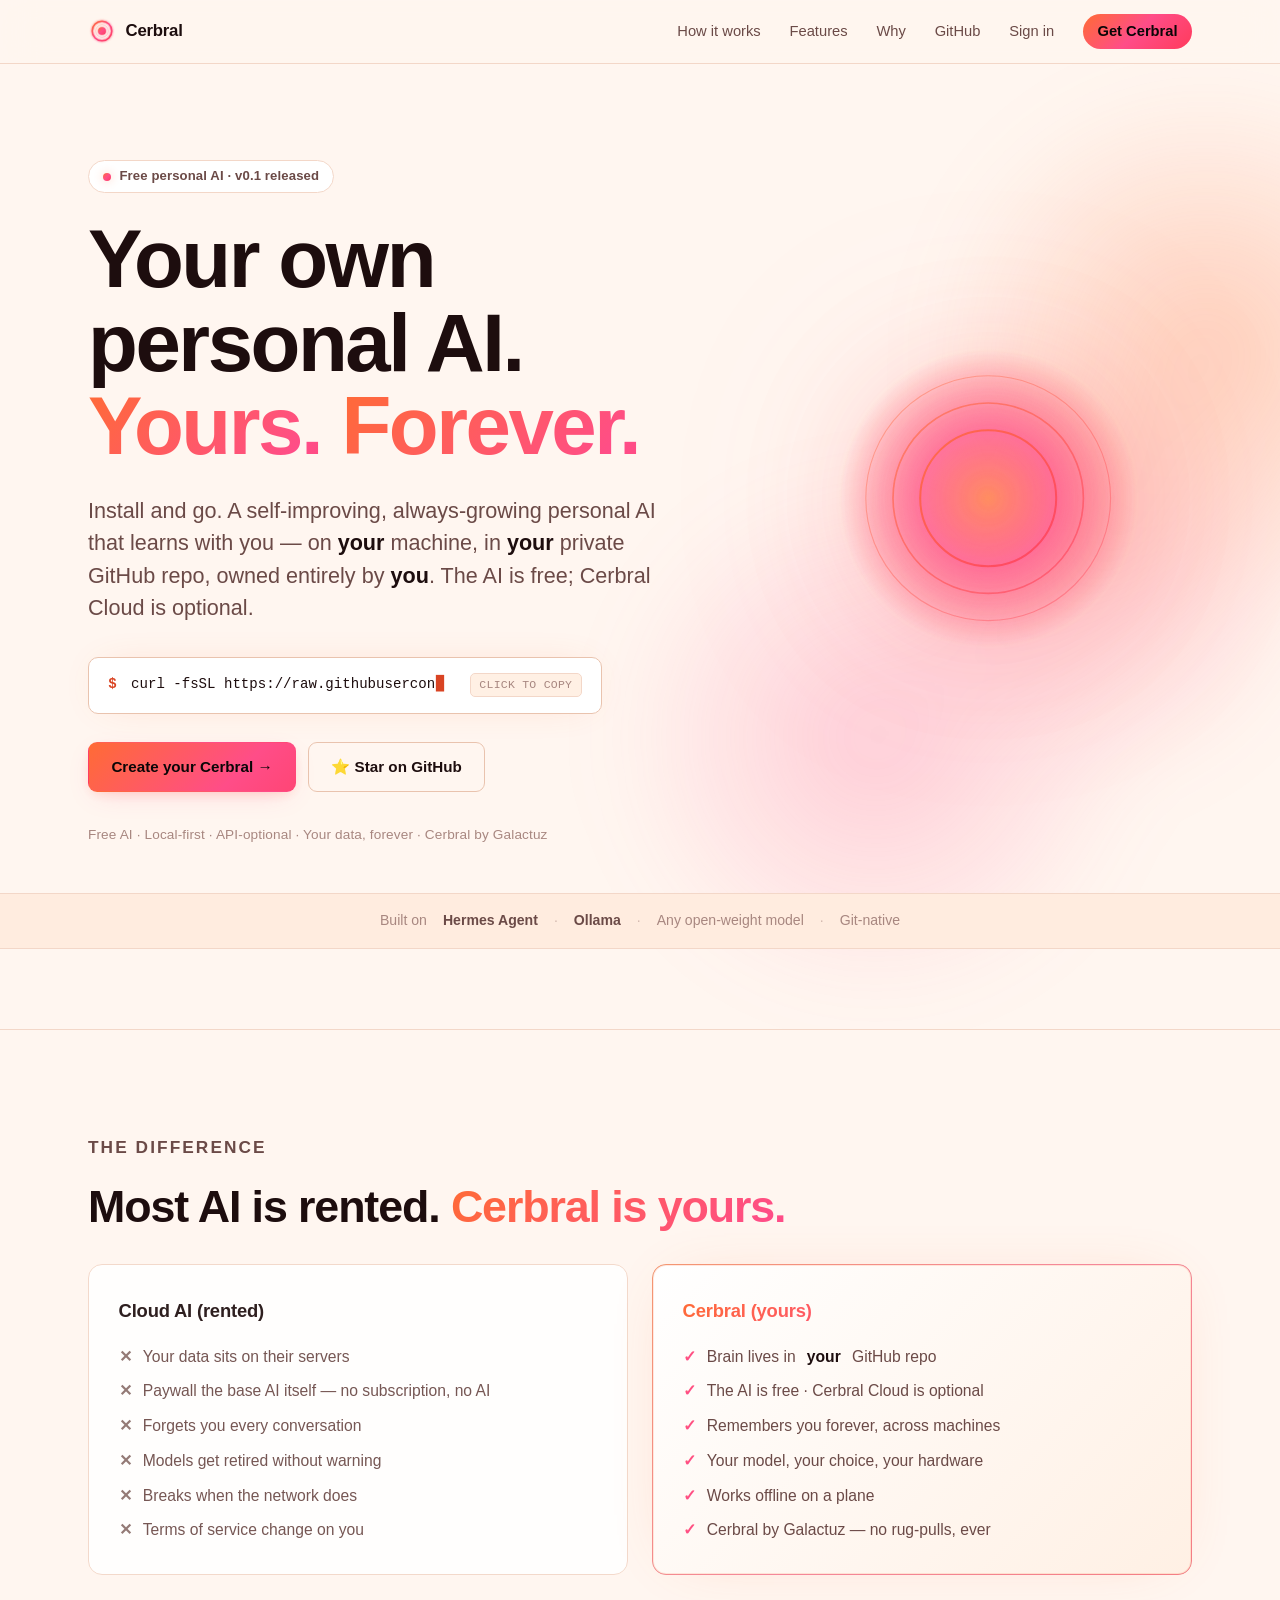
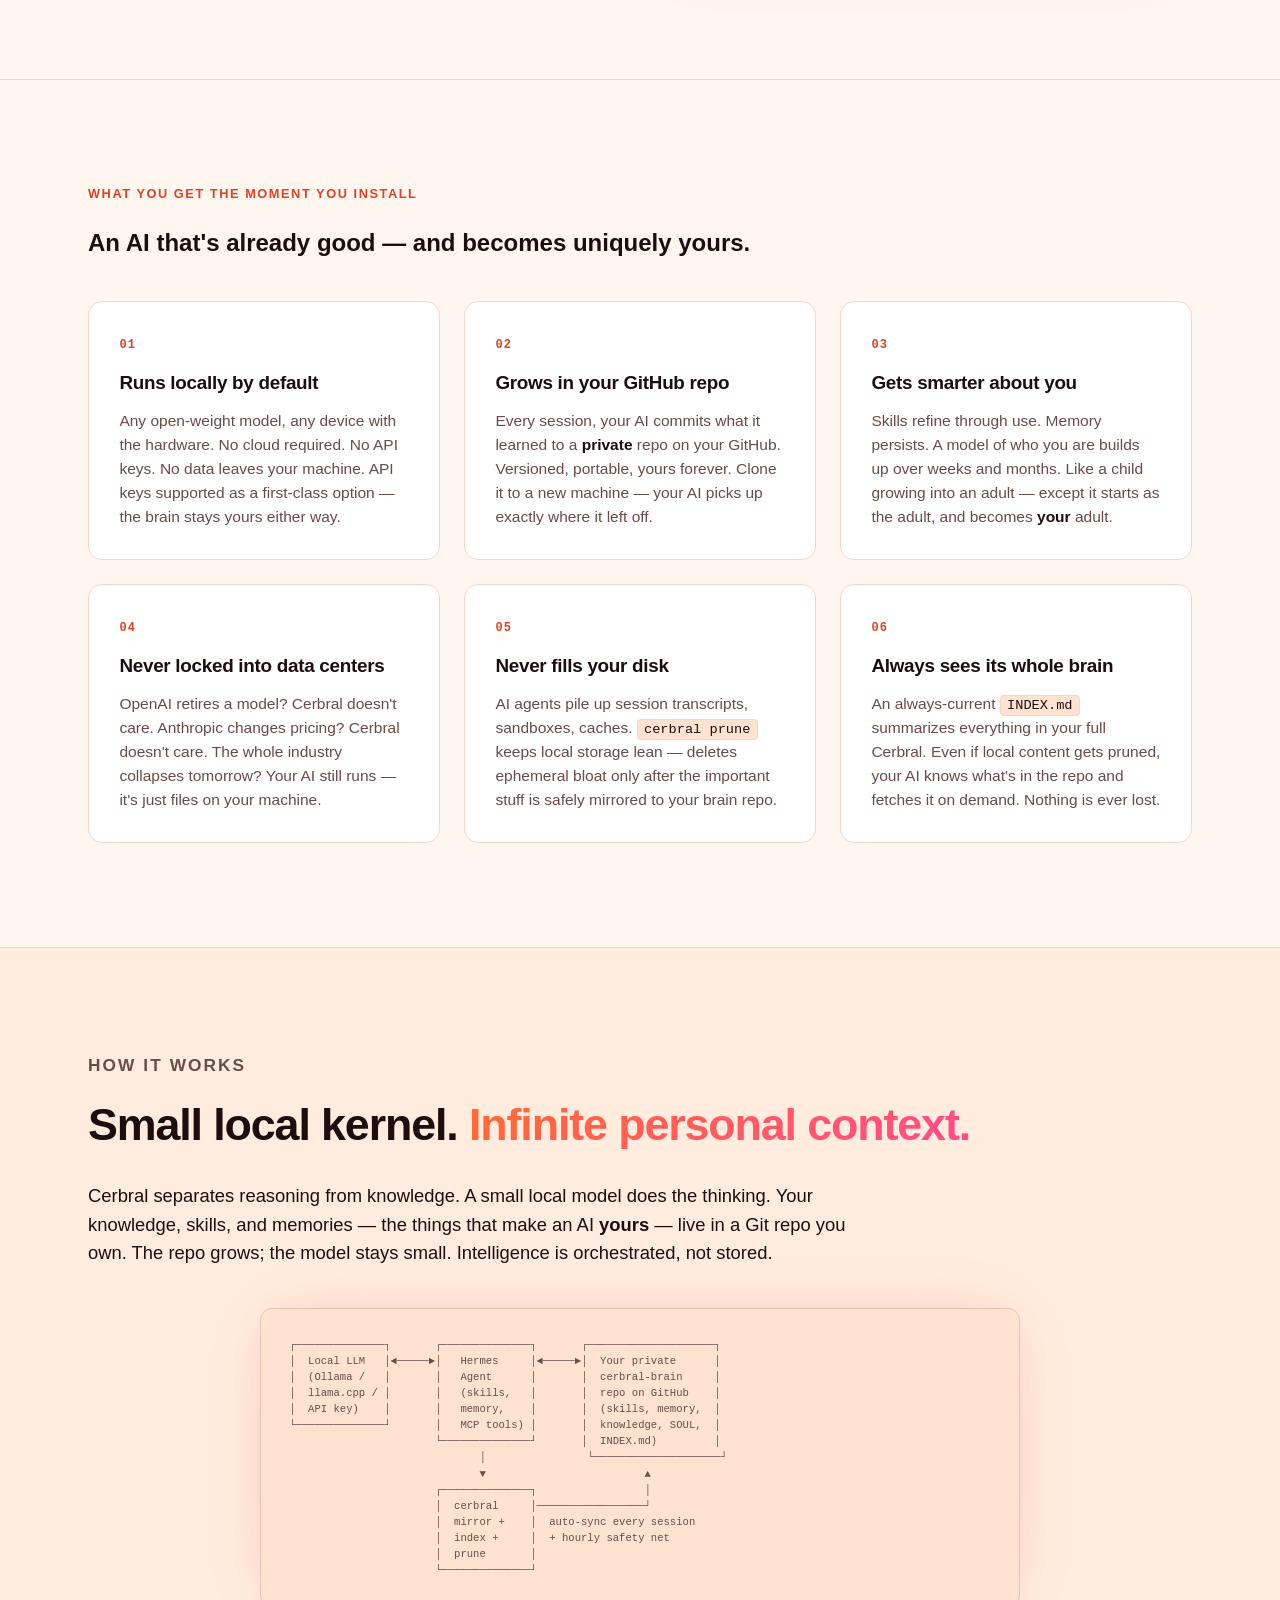
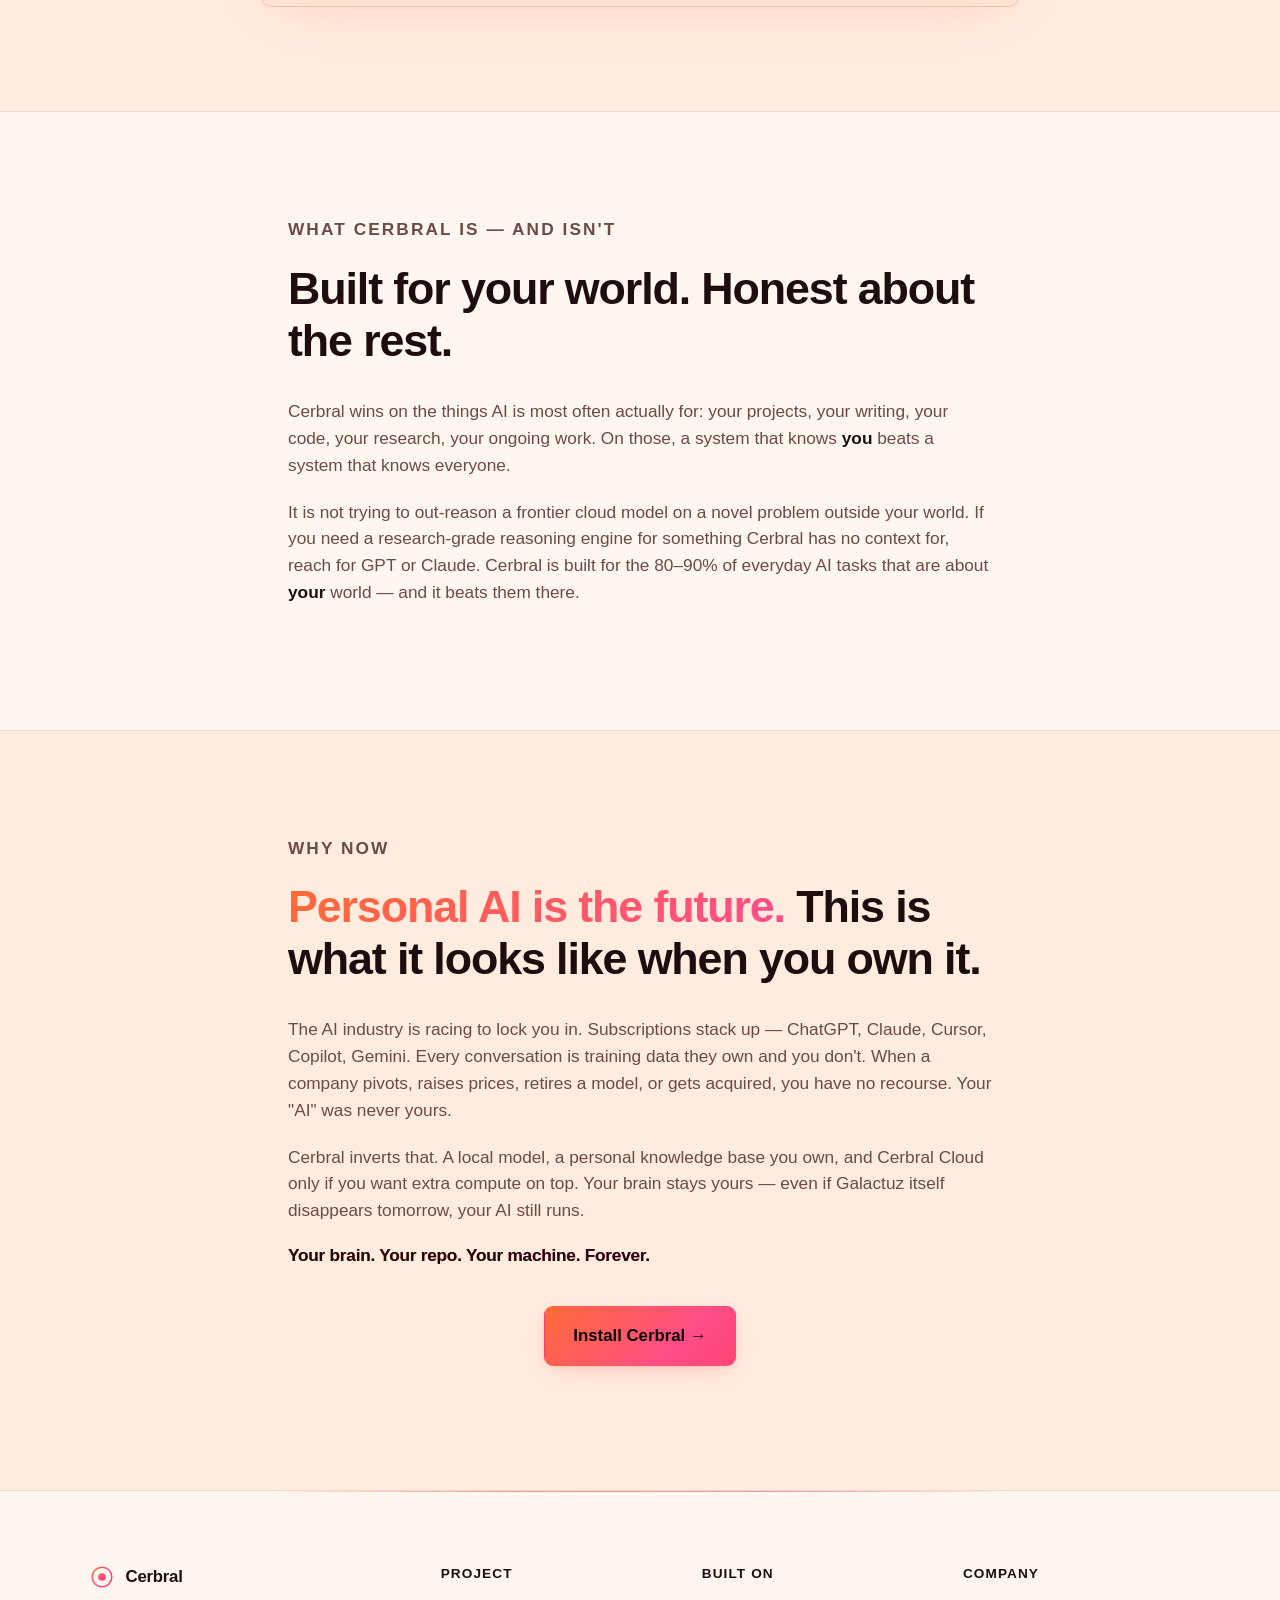
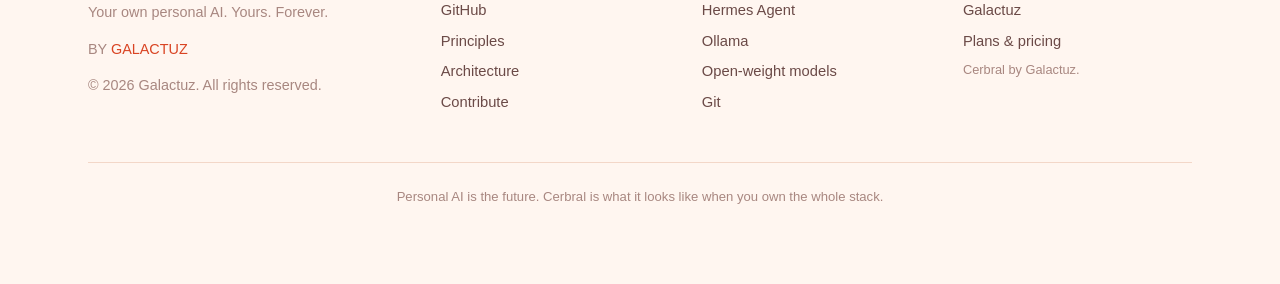
<file: site/index.html>
<!doctype html>
<html lang="en">
<head>
  <meta charset="utf-8">
  <meta name="viewport" content="width=device-width, initial-scale=1">
  <title>Cerbral — Your own personal AI. Yours. Forever.</title>
  <meta name="description" content="Install and go. A self-improving personal AI that runs on your machine and learns with you — all your data lives in your own GitHub repo. The AI is free; Cerbral Cloud is optional.">
  <meta name="theme-color" content="#0a0607">
  <meta property="og:title" content="Cerbral — Your own personal AI. Yours. Forever.">
  <meta property="og:description" content="Install and go. A self-improving personal AI that runs on your machine and learns with you — all your data lives in your own GitHub repo.">
  <meta property="og:type" content="website">
  <meta property="og:url" content="https://cerbral.netlify.app/">
  <link rel="icon" href="data:image/svg+xml,%3Csvg xmlns='http://www.w3.org/2000/svg' viewBox='0 0 100 100'%3E%3Cdefs%3E%3ClinearGradient id='g' x1='0' x2='1' y1='0' y2='1'%3E%3Cstop offset='0%25' stop-color='%23ff6b35'/%3E%3Cstop offset='100%25' stop-color='%23ff3b5c'/%3E%3C/linearGradient%3E%3C/defs%3E%3Ctext y='.9em' font-size='90' fill='url(%23g)'%3E%E2%9C%A6%3C/text%3E%3C/svg%3E">
  <link rel="stylesheet" href="style.css">
</head>
<body>
  <nav class="topbar">
    <div class="container">
      <a class="brand" href="/">
        <svg class="brand-mark" viewBox="0 0 40 40" xmlns="http://www.w3.org/2000/svg" aria-hidden="true">
          <defs>
            <linearGradient id="brandGrad" x1="0" x2="1" y1="0" y2="1">
              <stop offset="0%" stop-color="#ff6b35"/>
              <stop offset="50%" stop-color="#ff4d88"/>
              <stop offset="100%" stop-color="#ff3b5c"/>
            </linearGradient>
            <filter id="brandGlow" x="-50%" y="-50%" width="200%" height="200%">
              <feGaussianBlur stdDeviation="1.6" result="b"/>
              <feMerge><feMergeNode in="b"/><feMergeNode in="SourceGraphic"/></feMerge>
            </filter>
          </defs>
          <circle cx="20" cy="20" r="14" fill="none" stroke="url(#brandGrad)" stroke-width="2.2" filter="url(#brandGlow)"/>
          <circle cx="20" cy="20" r="5.5" fill="url(#brandGrad)" filter="url(#brandGlow)"/>
          <circle cx="20" cy="20" r="9" fill="none" stroke="url(#brandGrad)" stroke-width="0.8" opacity="0.5"/>
        </svg>
        <span>Cerbral</span>
      </a>
      <div class="navlinks">
        <a href="#how">How it works</a>
        <a href="#pillars">Features</a>
        <a href="#why">Why</a>
        <a href="https://github.com/rumizenzz/cerbral">GitHub</a>
        <a href="/login">Sign in</a>
        <a class="nav-cta" href="/signup">Get Cerbral</a>
      </div>
    </div>
  </nav>

  <header class="hero">
    <div class="hero-orb" aria-hidden="true"></div>
    <div class="container hero-grid">
      <div class="hero-left">
        <p class="eyebrow">
          <span class="eyebrow-dot"></span>
          Free personal AI · v0.1 released
        </p>
        <h1>
          Your own personal AI.<br>
          <span class="accent">Yours.</span>
          <span class="accent">Forever.</span>
        </h1>
        <p class="lede">
          Install and go. A self-improving, always-growing personal AI
          that learns with you — on <em>your</em> machine, in
          <em>your</em> private GitHub repo, owned entirely by
          <em>you</em>. The AI is free; Cerbral Cloud is optional.
        </p>
        <div class="install-wrap">
          <div class="install-code" id="installCode" role="button" tabindex="0" aria-label="Click to copy install command">
            <span class="prompt">$</span>
            <span class="cmd"><span id="typed"></span><span class="caret" id="caret">▊</span></span>
            <span class="copy-hint" id="copyHint">click to copy</span>
          </div>
        </div>
        <p class="ctas">
          <a class="btn primary" href="/signup">Create your Cerbral →</a>
          <a class="btn ghost" href="https://github.com/rumizenzz/cerbral">⭐ Star on GitHub</a>
        </p>
        <p class="meta">
          Free AI · Local-first · API-optional · Your data, forever · Cerbral by Galactuz
        </p>
      </div>
      <div class="hero-right">
        <div class="orb-core" aria-hidden="true">
          <svg viewBox="0 0 240 240" class="orb-svg">
            <defs>
              <radialGradient id="orbFill" cx="50%" cy="50%" r="50%">
                <stop offset="0%" stop-color="#ff8a5c" stop-opacity="0.95"/>
                <stop offset="45%" stop-color="#ff4d88" stop-opacity="0.7"/>
                <stop offset="100%" stop-color="#ff3b5c" stop-opacity="0"/>
              </radialGradient>
              <linearGradient id="ringGrad" x1="0" x2="1" y1="0" y2="1">
                <stop offset="0%" stop-color="#ff6b35"/>
                <stop offset="100%" stop-color="#ff3b5c"/>
              </linearGradient>
            </defs>
            <circle cx="120" cy="120" r="110" fill="url(#orbFill)"/>
            <circle cx="120" cy="120" r="70" fill="none" stroke="url(#ringGrad)" stroke-width="1.2" opacity="0.6" class="ring ring-1"/>
            <circle cx="120" cy="120" r="90" fill="none" stroke="url(#ringGrad)" stroke-width="0.8" opacity="0.4" class="ring ring-2"/>
            <circle cx="120" cy="120" r="50" fill="none" stroke="url(#ringGrad)" stroke-width="1.5" opacity="0.8" class="ring ring-3"/>
          </svg>
        </div>
      </div>
    </div>
    <div class="trust-strip">
      <div class="container trust-row">
        <span>Built on</span>
        <a href="https://github.com/NousResearch/hermes-agent">Hermes Agent</a>
        <span class="dot">·</span>
        <a href="https://ollama.com">Ollama</a>
        <span class="dot">·</span>
        <span>Any open-weight model</span>
        <span class="dot">·</span>
        <span>Git-native</span>
      </div>
    </div>
  </header>

  <section class="section compare" id="compare">
    <div class="container">
      <p class="section-eyebrow">The difference</p>
      <h2>Most AI is rented. <span class="accent">Cerbral is yours.</span></h2>
      <div class="compare-grid">
        <div class="compare-card their">
          <h3>Cloud AI (rented)</h3>
          <ul>
            <li><span class="x">✕</span> Your data sits on their servers</li>
            <li><span class="x">✕</span> Paywall the base AI itself — no subscription, no AI</li>
            <li><span class="x">✕</span> Forgets you every conversation</li>
            <li><span class="x">✕</span> Models get retired without warning</li>
            <li><span class="x">✕</span> Breaks when the network does</li>
            <li><span class="x">✕</span> Terms of service change on you</li>
          </ul>
        </div>
        <div class="compare-card ours">
          <h3>Cerbral (yours)</h3>
          <ul>
            <li><span class="check">✓</span> Brain lives in <em>your</em> GitHub repo</li>
            <li><span class="check">✓</span> The AI is free · Cerbral Cloud is optional</li>
            <li><span class="check">✓</span> Remembers you forever, across machines</li>
            <li><span class="check">✓</span> Your model, your choice, your hardware</li>
            <li><span class="check">✓</span> Works offline on a plane</li>
            <li><span class="check">✓</span> Cerbral by Galactuz — no rug-pulls, ever</li>
          </ul>
        </div>
      </div>
    </div>
  </section>

  <section class="pillars" id="pillars">
    <div class="container">
      <p class="section-eyebrow">What you get the moment you install</p>
      <h2>An AI that's already good — and becomes uniquely <span class="accent">yours</span>.</h2>
      <div class="pillar-grid">
        <div class="pillar">
          <div class="pillar-num">01</div>
          <h3>Runs locally by default</h3>
          <p>Any open-weight model, any device with the hardware. No cloud required. No API keys. No data leaves your machine. API keys supported as a first-class option — the brain stays yours either way.</p>
        </div>
        <div class="pillar">
          <div class="pillar-num">02</div>
          <h3>Grows in your GitHub repo</h3>
          <p>Every session, your AI commits what it learned to a <em>private</em> repo on your GitHub. Versioned, portable, yours forever. Clone it to a new machine — your AI picks up exactly where it left off.</p>
        </div>
        <div class="pillar">
          <div class="pillar-num">03</div>
          <h3>Gets smarter about you</h3>
          <p>Skills refine through use. Memory persists. A model of who you are builds up over weeks and months. Like a child growing into an adult — except it starts as the adult, and becomes <em>your</em> adult.</p>
        </div>
        <div class="pillar">
          <div class="pillar-num">04</div>
          <h3>Never locked into data centers</h3>
          <p>OpenAI retires a model? Cerbral doesn't care. Anthropic changes pricing? Cerbral doesn't care. The whole industry collapses tomorrow? Your AI still runs — it's just files on your machine.</p>
        </div>
        <div class="pillar">
          <div class="pillar-num">05</div>
          <h3>Never fills your disk</h3>
          <p>AI agents pile up session transcripts, sandboxes, caches. <code>cerbral prune</code> keeps local storage lean — deletes ephemeral bloat only after the important stuff is safely mirrored to your brain repo.</p>
        </div>
        <div class="pillar">
          <div class="pillar-num">06</div>
          <h3>Always sees its whole brain</h3>
          <p>An always-current <code>INDEX.md</code> summarizes everything in your full Cerbral. Even if local content gets pruned, your AI knows what's in the repo and fetches it on demand. Nothing is ever lost.</p>
        </div>
      </div>
    </div>
  </section>

  <section class="section dark" id="how">
    <div class="container">
      <p class="section-eyebrow">How it works</p>
      <h2>Small local kernel. <span class="accent">Infinite personal context.</span></h2>
      <p class="section-lede">
        Cerbral separates reasoning from knowledge. A small local model
        does the thinking. Your knowledge, skills, and memories — the things
        that make an AI <em>yours</em> — live in a Git repo you own. The
        repo grows; the model stays small. Intelligence is orchestrated,
        not stored.
      </p>
      <pre class="diagram"><code>┌──────────────┐       ┌──────────────┐       ┌────────────────────┐
│  Local LLM   │◄─────►│   Hermes     │◄─────►│  Your private      │
│  (Ollama /   │       │   Agent      │       │  cerbral-brain     │
│  llama.cpp / │       │   (skills,   │       │  repo on GitHub    │
│  API key)    │       │   memory,    │       │  (skills, memory,  │
└──────────────┘       │   MCP tools) │       │  knowledge, SOUL,  │
                       └──────────────┘       │  INDEX.md)         │
                              │                └────────────────────┘
                              ▼                         ▲
                       ┌──────────────┐                 │
                       │  cerbral     │─────────────────┘
                       │  mirror +    │  auto-sync every session
                       │  index +     │  + hourly safety net
                       │  prune       │
                       └──────────────┘</code></pre>
    </div>
  </section>

  <section class="section" id="what-it-is">
    <div class="container narrow">
      <p class="section-eyebrow">What Cerbral is — and isn't</p>
      <h2>Built for your world. Honest about the rest.</h2>
      <p>
        Cerbral wins on the things AI is most often actually for: your
        projects, your writing, your code, your research, your ongoing work.
        On those, a system that knows <em>you</em> beats a system that knows
        everyone.
      </p>
      <p>
        It is not trying to out-reason a frontier cloud model on a novel
        problem outside your world. If you need a research-grade reasoning
        engine for something Cerbral has no context for, reach for GPT or
        Claude. Cerbral is built for the 80–90% of everyday AI tasks that
        are about <em>your</em> world — and it beats them there.
      </p>
    </div>
  </section>

  <section class="section dark" id="why">
    <div class="container narrow">
      <p class="section-eyebrow">Why now</p>
      <h2><span class="accent">Personal AI is the future.</span> This is what it looks like when you own it.</h2>
      <p>
        The AI industry is racing to lock you in. Subscriptions stack up —
        ChatGPT, Claude, Cursor, Copilot, Gemini. Every conversation is
        training data they own and you don't. When a company pivots, raises
        prices, retires a model, or gets acquired, you have no recourse.
        Your "AI" was never yours.
      </p>
      <p>
        Cerbral inverts that. A local model, a personal knowledge base
        you own, and Cerbral Cloud only if you want extra compute on top.
        Your brain stays yours — even if Galactuz itself disappears
        tomorrow, your AI still runs.
      </p>
      <p class="tagline">
        <strong>Your brain. Your repo. Your machine. Forever.</strong>
      </p>
      <p class="ctas center">
        <a class="btn primary big" href="https://github.com/rumizenzz/cerbral#quick-install">Install Cerbral →</a>
      </p>
    </div>
  </section>

  <footer>
    <div class="container">
      <div class="footer-grid">
        <div class="footer-brand">
          <a class="brand" href="/">
            <svg class="brand-mark" viewBox="0 0 40 40" aria-hidden="true">
              <use href="#brandGrad-ref" />
              <circle cx="20" cy="20" r="14" fill="none" stroke="url(#brandGrad)" stroke-width="2.2"/>
              <circle cx="20" cy="20" r="5.5" fill="url(#brandGrad)"/>
            </svg>
            <span>Cerbral</span>
          </a>
          <p class="small">Your own personal AI. Yours. Forever.</p>
          <p class="footer-bigby">BY <a href="https://galactuz.com">GALACTUZ</a></p>
          <p class="small copyright">© 2026 Galactuz. All rights reserved.</p>
        </div>
        <div class="footer-col">
          <h4>Project</h4>
          <a href="https://github.com/rumizenzz/cerbral">GitHub</a>
          <a href="https://github.com/rumizenzz/cerbral/blob/main/PRINCIPLES.md">Principles</a>
          <a href="https://github.com/rumizenzz/cerbral/blob/main/docs/architecture.md">Architecture</a>
          <a href="https://github.com/rumizenzz/cerbral/blob/main/CONTRIBUTING.md">Contribute</a>
        </div>
        <div class="footer-col">
          <h4>Built on</h4>
          <a href="https://github.com/NousResearch/hermes-agent">Hermes Agent</a>
          <a href="https://ollama.com">Ollama</a>
          <a href="https://huggingface.co">Open-weight models</a>
          <a href="https://git-scm.com">Git</a>
        </div>
        <div class="footer-col">
          <h4>Company</h4>
          <a href="https://galactuz.com">Galactuz</a>
          <a href="#plans">Plans &amp; pricing</a>
          <p class="small">Cerbral by Galactuz.</p>
        </div>
      </div>
      <p class="footer-bottom small">
        Personal AI is the future. Cerbral is what it looks like when you own the whole stack.
      </p>
    </div>
  </footer>

  <script src="main.js" defer></script>
</body>
</html>
</file>
<file: site/style.css>
:root {
  /* Cerbral warm brand palette */
  --brand-orange: #ff6b35;
  --brand-pink:   #ff4d88;
  --brand-red:    #ff3b5c;
  --brand-peach:  #ffa06b;
  --brand-amber:  #ffb877;
  --brand-gradient: linear-gradient(135deg, #ff6b35 0%, #ff4d88 50%, #ff3b5c 100%);
  --brand-gradient-soft: linear-gradient(135deg, rgba(255,107,53,.15) 0%, rgba(255,77,136,.12) 100%);

  --bg:          #0a0607;
  --bg-elev:     #120c0e;
  --bg-card:     #1a1215;
  --bg-card-2:   #201519;
  --fg:          #f6ede9;
  --fg-muted:    #c3a8a2;
  --fg-subtle:   #8b706c;
  --accent:      var(--brand-orange);
  --accent-2:    var(--brand-pink);
  --rule:        #2a1d20;
  --rule-strong: #3a272b;
  --code-bg:     #1d1216;
  --glow-orange: rgba(255, 107, 53, 0.30);
  --glow-pink:   rgba(255, 77, 136, 0.25);
  --glow-red:    rgba(255, 59, 92, 0.25);

  --ff-sans: -apple-system, BlinkMacSystemFont, "Inter", "Segoe UI", "Helvetica Neue", Arial, sans-serif;
  --ff-mono: ui-monospace, "SF Mono", "JetBrains Mono", Menlo, Consolas, monospace;
  --ff-display: "Inter", -apple-system, BlinkMacSystemFont, sans-serif;
}

@media (prefers-color-scheme: light) {
  :root {
    --bg:          #fff6f0;
    --bg-elev:     #ffecdf;
    --bg-card:     #ffffff;
    --bg-card-2:   #fff0e4;
    --fg:          #1d0d0e;
    --fg-muted:    #6b4a47;
    --fg-subtle:   #a88780;
    --accent:      #d94423;
    --accent-2:    #c63472;
    --rule:        #f3d7c8;
    --rule-strong: #e9c3ae;
    --code-bg:     #ffe3d0;
  }
}

* { box-sizing: border-box; }

html { scroll-behavior: smooth; }

html, body {
  margin: 0;
  padding: 0;
  background: var(--bg);
  color: var(--fg);
  font-family: var(--ff-sans);
  line-height: 1.55;
  -webkit-font-smoothing: antialiased;
  text-rendering: optimizeLegibility;
  overflow-x: hidden;
}

a {
  color: var(--accent);
  text-decoration: none;
  border-bottom: 1px solid transparent;
  transition: color 0.2s ease, border-color 0.2s ease;
}
a:hover { color: var(--accent-2); border-bottom-color: var(--accent-2); }

code {
  font-family: var(--ff-mono);
  font-size: 0.92em;
  background: var(--code-bg);
  padding: 0.15em 0.45em;
  border-radius: 4px;
  color: var(--fg);
  border: 1px solid var(--rule);
}

pre {
  font-family: var(--ff-mono);
  background: var(--code-bg);
  padding: 1.75rem;
  border-radius: 12px;
  overflow-x: auto;
  font-size: 0.78rem;
  line-height: 1.5;
  color: var(--fg-muted);
  border: 1px solid var(--rule);
}
pre code { background: none; padding: 0; color: inherit; border: none; }

.container {
  max-width: 1160px;
  margin: 0 auto;
  padding: 0 1.75rem;
  position: relative;
  z-index: 1;
}
.container.narrow { max-width: 760px; }

::selection { background: var(--accent); color: #0a0607; }

/* ---------- TOPBAR ---------- */
.topbar {
  position: sticky;
  top: 0;
  z-index: 50;
  backdrop-filter: blur(18px) saturate(140%);
  -webkit-backdrop-filter: blur(18px) saturate(140%);
  background: color-mix(in srgb, var(--bg) 78%, transparent);
  border-bottom: 1px solid var(--rule);
}
.topbar .container {
  display: flex;
  align-items: center;
  justify-content: space-between;
  padding-top: 0.85rem;
  padding-bottom: 0.85rem;
}
.brand {
  display: flex;
  align-items: center;
  gap: 0.6rem;
  color: var(--fg);
  font-weight: 700;
  font-size: 1.05rem;
  letter-spacing: -0.015em;
  border-bottom: none;
}
.brand:hover { color: var(--fg); border-bottom: none; }
.brand-mark { width: 28px; height: 28px; flex-shrink: 0; }
.navlinks {
  display: flex;
  align-items: center;
  gap: 1.8rem;
}
.navlinks a {
  color: var(--fg-muted);
  font-size: 0.92rem;
  border-bottom: none;
  font-weight: 500;
}
.navlinks a:hover { color: var(--fg); border-bottom: none; }
.navlinks .nav-cta {
  background: linear-gradient(135deg, #ff6b35 0%, #ff4d88 50%, #ff3b5c 100%);
  color: #0a0607;
  padding: 0.4rem 0.9rem;
  border-radius: 999px;
  font-weight: 600;
}
.navlinks .nav-cta:hover { color: #0a0607; filter: brightness(1.08); }
@media (max-width: 620px) {
  .navlinks { gap: 1rem; font-size: 0.85rem; }
  .navlinks a:not(:last-child):not(.nav-cta) { display: none; }
}

/* ---------- HERO ---------- */
.hero {
  position: relative;
  padding: 6rem 0 5rem;
  border-bottom: 1px solid var(--rule);
  isolation: isolate;
  overflow: hidden;
}
.hero-orb {
  position: absolute;
  inset: -10% -20% auto auto;
  width: 90vw;
  height: 90vw;
  max-width: 1100px;
  max-height: 1100px;
  background:
    radial-gradient(ellipse 45% 45% at 70% 35%, var(--glow-orange) 0%, transparent 55%),
    radial-gradient(ellipse 40% 40% at 40% 70%, var(--glow-pink)   0%, transparent 60%),
    radial-gradient(ellipse 30% 30% at 60% 55%, var(--glow-red)    0%, transparent 65%);
  filter: blur(40px);
  animation: heroBreathe 16s ease-in-out infinite alternate;
  z-index: -1;
  pointer-events: none;
}
@keyframes heroBreathe {
  0%   { transform: translate(0,0)    scale(1);    opacity: 0.85; }
  50%  { transform: translate(-2%,1%) scale(1.08); opacity: 1;    }
  100% { transform: translate(2%,-1%) scale(1.02); opacity: 0.9;  }
}

.hero-grid {
  display: grid;
  grid-template-columns: 1.35fr 0.85fr;
  gap: 3rem;
  align-items: center;
}
@media (max-width: 900px) {
  .hero-grid { grid-template-columns: 1fr; gap: 2rem; }
  .hero-right { order: -1; display: flex; justify-content: center; }
}

.eyebrow {
  display: inline-flex;
  align-items: center;
  gap: 0.55rem;
  font-size: 0.82rem;
  font-weight: 600;
  color: var(--fg-muted);
  background: var(--bg-card);
  border: 1px solid var(--rule);
  padding: 0.35rem 0.85rem;
  border-radius: 999px;
  margin: 0 0 1.5rem;
  letter-spacing: 0.01em;
}
.eyebrow-dot {
  width: 8px; height: 8px;
  border-radius: 50%;
  background: var(--brand-gradient);
  box-shadow: 0 0 10px var(--glow-orange);
  animation: pulseDot 2.2s ease-in-out infinite;
}
@keyframes pulseDot {
  0%, 100% { opacity: 1;   transform: scale(1); }
  50%      { opacity: 0.6; transform: scale(1.25); }
}

.hero h1 {
  font-family: var(--ff-display);
  font-size: clamp(2.7rem, 7vw, 5.1rem);
  line-height: 1.02;
  letter-spacing: -0.03em;
  margin: 0 0 1.75rem;
  font-weight: 800;
  color: var(--fg);
}
.hero h1 .accent {
  background: var(--brand-gradient);
  background-size: 200% auto;
  -webkit-background-clip: text;
  background-clip: text;
  color: transparent;
  font-weight: 800;
  animation: shimmer 6s linear infinite;
  display: inline-block;
}
@keyframes shimmer {
  0%   { background-position:   0% 50%; }
  100% { background-position: 200% 50%; }
}

.hero .lede {
  font-size: clamp(1.1rem, 1.8vw, 1.35rem);
  max-width: 600px;
  color: var(--fg-muted);
  margin: 0 0 2rem;
  line-height: 1.5;
}
.hero .lede em { color: var(--fg); font-style: normal; font-weight: 600; }

.install-wrap { margin: 0 0 1.75rem; }
.install-code {
  display: flex;
  align-items: center;
  gap: 0.9rem;
  font-family: var(--ff-mono);
  font-size: 0.88rem;
  padding: 0.95rem 1.2rem;
  background: var(--bg-card);
  border: 1px solid var(--rule-strong);
  border-radius: 10px;
  color: var(--fg);
  white-space: nowrap;
  overflow: hidden;
  cursor: pointer;
  position: relative;
  box-shadow: 0 0 40px -18px var(--glow-orange), inset 0 1px 0 rgba(255,255,255,0.03);
  transition: border-color 0.2s ease, box-shadow 0.3s ease;
  max-width: max-content;
}
.install-code:hover {
  border-color: var(--accent);
  box-shadow: 0 0 60px -10px var(--glow-orange), 0 0 30px -15px var(--glow-pink);
}
.install-code .prompt {
  color: var(--accent);
  font-weight: 700;
  flex-shrink: 0;
}
.install-code .cmd {
  color: var(--fg);
  min-width: 0;
  display: inline-flex;
  align-items: center;
}
.install-code .caret {
  display: inline-block;
  margin-left: 1px;
  color: var(--accent);
  animation: caretBlink 1s steps(1) infinite;
}
@keyframes caretBlink { 50% { opacity: 0; } }
.install-code .copy-hint {
  margin-left: 0.5rem;
  font-size: 0.72rem;
  color: var(--fg-subtle);
  padding: 0.15rem 0.55rem;
  border-radius: 5px;
  background: var(--bg-card-2);
  border: 1px solid var(--rule);
  letter-spacing: 0.02em;
  text-transform: uppercase;
  flex-shrink: 0;
  transition: background 0.2s ease, color 0.2s ease;
}
.install-code.copied .copy-hint {
  background: var(--brand-gradient);
  color: #0a0607;
  border-color: transparent;
}

.ctas {
  margin: 0 0 2rem;
  display: flex;
  gap: 0.75rem;
  flex-wrap: wrap;
}
.meta {
  font-size: 0.85rem;
  color: var(--fg-subtle);
  margin: 0;
  letter-spacing: 0.01em;
}

/* --- Hero orb (right side) --- */
.hero-right { display: flex; justify-content: center; align-items: center; }
.orb-core {
  width: min(360px, 80%);
  aspect-ratio: 1;
  position: relative;
  filter: drop-shadow(0 0 60px var(--glow-orange)) drop-shadow(0 0 90px var(--glow-pink));
}
.orb-svg { width: 100%; height: 100%; animation: orbFloat 9s ease-in-out infinite alternate; }
@keyframes orbFloat {
  0%   { transform: translateY(0)    rotate(-1deg); }
  100% { transform: translateY(-10px) rotate(2deg); }
}
.orb-svg .ring { transform-origin: 120px 120px; }
.ring-1 { animation: spin 28s linear infinite; }
.ring-2 { animation: spin 40s linear infinite reverse; }
.ring-3 { animation: spin 18s linear infinite; }
@keyframes spin { to { transform: rotate(360deg); } }

/* --- Trust strip under hero --- */
.trust-strip {
  margin-top: 3rem;
  padding: 1rem 0;
  border-top: 1px solid var(--rule);
  border-bottom: 1px solid var(--rule);
  background: var(--bg-elev);
  font-size: 0.88rem;
  color: var(--fg-subtle);
}
.trust-row {
  display: flex;
  gap: 1rem;
  align-items: center;
  justify-content: center;
  flex-wrap: wrap;
}
.trust-row a {
  color: var(--fg-muted);
  font-weight: 600;
  border-bottom: none;
}
.trust-row a:hover { color: var(--accent); border-bottom: none; }
.trust-row .dot { color: var(--fg-subtle); opacity: 0.5; }

/* ---------- BUTTONS ---------- */
.btn {
  display: inline-block;
  padding: 0.78rem 1.4rem;
  border-radius: 9px;
  font-weight: 600;
  font-size: 0.95rem;
  border: 1px solid var(--rule-strong);
  color: var(--fg);
  background: var(--bg-card);
  transition: transform 0.15s ease, border-color 0.2s ease, box-shadow 0.2s ease;
  cursor: pointer;
  border-bottom-color: var(--rule-strong);
}
.btn:hover {
  border-color: var(--accent);
  border-bottom-color: var(--accent);
  transform: translateY(-2px);
  color: var(--fg);
}
.btn.ghost { background: transparent; }
.btn.primary {
  background: var(--brand-gradient);
  background-size: 150% auto;
  color: #0a0607;
  border: 1px solid transparent;
  box-shadow: 0 8px 28px -10px var(--glow-pink), 0 4px 14px -6px var(--glow-orange);
}
.btn.primary:hover {
  background-position: right center;
  transform: translateY(-2px);
  box-shadow: 0 14px 38px -8px var(--glow-pink), 0 8px 20px -6px var(--glow-orange);
  color: #0a0607;
  border-color: transparent;
}
.btn.big { padding: 1rem 1.8rem; font-size: 1.05rem; }

/* ---------- SECTIONS ---------- */
.section {
  padding: 6.5rem 0;
  border-bottom: 1px solid var(--rule);
  position: relative;
}
.section.dark { background: var(--bg-elev); }

.section-eyebrow {
  font-size: 0.8rem;
  font-weight: 700;
  text-transform: uppercase;
  letter-spacing: 0.12em;
  color: var(--accent);
  margin: 0 0 1rem;
}
.section h2 {
  font-family: var(--ff-display);
  font-size: clamp(1.9rem, 4vw, 2.8rem);
  letter-spacing: -0.025em;
  line-height: 1.15;
  margin: 0 0 2rem;
  font-weight: 800;
  color: var(--fg);
}
.section h2 .accent {
  background: var(--brand-gradient);
  background-size: 200% auto;
  -webkit-background-clip: text;
  background-clip: text;
  color: transparent;
  animation: shimmer 6s linear infinite;
  display: inline-block;
}

.section p {
  font-size: 1.08rem;
  color: var(--fg-muted);
  max-width: 720px;
  margin: 0 0 1.25rem;
}
.section p em,
.section p strong {
  color: var(--fg);
  font-weight: 600;
  font-style: normal;
}
.section-lede {
  font-size: 1.15rem !important;
  max-width: 780px !important;
  color: var(--fg) !important;
  margin-bottom: 2.5rem !important;
}

/* ---------- COMPARE ---------- */
.compare-grid {
  display: grid;
  grid-template-columns: 1fr 1fr;
  gap: 1.5rem;
  margin-top: 1.5rem;
}
@media (max-width: 780px) { .compare-grid { grid-template-columns: 1fr; } }
.compare-card {
  padding: 2rem 1.85rem;
  border-radius: 14px;
  border: 1px solid var(--rule);
  background: var(--bg-card);
}
.compare-card h3 {
  margin: 0 0 1.25rem;
  font-size: 1.15rem;
  letter-spacing: -0.01em;
}
.compare-card ul {
  list-style: none;
  padding: 0;
  margin: 0;
  display: flex;
  flex-direction: column;
  gap: 0.75rem;
}
.compare-card li {
  font-size: 0.98rem;
  color: var(--fg-muted);
  display: flex;
  gap: 0.7rem;
  align-items: flex-start;
  line-height: 1.45;
}
.compare-card li em { color: var(--fg); font-style: normal; font-weight: 600; }
.compare-card .x { color: #8b706c; flex-shrink: 0; font-weight: 700; }
.compare-card .check {
  flex-shrink: 0;
  font-weight: 700;
  background: var(--brand-gradient);
  -webkit-background-clip: text;
  background-clip: text;
  color: transparent;
}
.compare-card.their { opacity: 0.92; }
.compare-card.ours {
  background: linear-gradient(135deg, var(--bg-card) 0%, var(--bg-card-2) 100%);
  border-color: var(--rule-strong);
  box-shadow: 0 0 60px -30px var(--glow-orange), inset 0 0 0 1px rgba(255,107,53,0.15);
  position: relative;
}
.compare-card.ours::before {
  content: "";
  position: absolute;
  inset: -1px;
  border-radius: 14px;
  padding: 1px;
  background: var(--brand-gradient);
  -webkit-mask: linear-gradient(#fff 0 0) content-box, linear-gradient(#fff 0 0);
  -webkit-mask-composite: xor;
          mask-composite: exclude;
  pointer-events: none;
  opacity: 0.5;
}
.compare-card.ours h3 {
  background: var(--brand-gradient);
  -webkit-background-clip: text;
  background-clip: text;
  color: transparent;
  font-weight: 800;
}

/* ---------- PILLARS ---------- */
.pillars {
  padding: 6.5rem 0;
  border-bottom: 1px solid var(--rule);
}
.pillar-grid {
  display: grid;
  grid-template-columns: repeat(auto-fit, minmax(300px, 1fr));
  gap: 1.5rem;
  margin-top: 2.5rem;
}
.pillar {
  background: var(--bg-card);
  padding: 2.1rem 1.9rem 1.85rem;
  border-radius: 14px;
  border: 1px solid var(--rule);
  transition: border-color 0.2s ease, transform 0.2s ease, box-shadow 0.3s ease;
  position: relative;
  overflow: hidden;
}
.pillar::before {
  content: "";
  position: absolute;
  inset: -1px;
  border-radius: 14px;
  padding: 1px;
  background: var(--brand-gradient);
  -webkit-mask: linear-gradient(#fff 0 0) content-box, linear-gradient(#fff 0 0);
  -webkit-mask-composite: xor;
          mask-composite: exclude;
  opacity: 0;
  transition: opacity 0.3s ease;
  pointer-events: none;
}
.pillar:hover {
  transform: translateY(-5px);
  box-shadow: 0 16px 40px -18px var(--glow-orange);
}
.pillar:hover::before { opacity: 0.8; }
.pillar-num {
  font-family: var(--ff-mono);
  font-size: 0.75rem;
  color: var(--accent);
  margin-bottom: 0.85rem;
  font-weight: 700;
  letter-spacing: 0.1em;
}
.pillar h3 {
  font-size: 1.18rem;
  margin: 0 0 0.75rem;
  letter-spacing: -0.015em;
  font-weight: 700;
  color: var(--fg);
}
.pillar p {
  margin: 0;
  color: var(--fg-muted);
  font-size: 0.97rem;
  line-height: 1.55;
}
.pillar p em { color: var(--fg); font-style: normal; font-weight: 600; }
.pillar code { font-size: 0.88em; }

/* ---------- DIAGRAM ---------- */
.diagram {
  font-size: 0.72rem;
  line-height: 1.4;
  margin: 0 auto;
  max-width: 760px;
  box-shadow: 0 0 80px -30px var(--glow-orange), 0 0 40px -20px var(--glow-pink);
  border-color: var(--rule-strong);
}
@media (max-width: 640px) { .diagram { font-size: 0.56rem; padding: 1rem; } }

.tagline {
  margin-top: 2.5rem;
  font-size: clamp(1.35rem, 2.6vw, 1.7rem);
  color: var(--fg);
  letter-spacing: -0.015em;
  font-weight: 600;
  line-height: 1.3;
}
.tagline strong {
  background: var(--brand-gradient);
  background-size: 200% auto;
  -webkit-background-clip: text;
  background-clip: text;
  color: transparent;
  font-weight: 800;
  animation: shimmer 6s linear infinite;
}
.ctas.center {
  justify-content: center;
  display: flex;
  margin-top: 2.5rem;
}

/* ---------- FOOTER ---------- */
footer {
  padding: 4.5rem 0 4rem;
  background: var(--bg);
  color: var(--fg-subtle);
  font-size: 0.9rem;
  position: relative;
  overflow: hidden;
}
footer::before {
  content: "";
  position: absolute;
  top: 0;
  left: 50%;
  width: 60%;
  height: 1px;
  transform: translateX(-50%);
  background: linear-gradient(90deg, transparent, var(--accent), var(--accent-2), transparent);
  opacity: 0.5;
}
.footer-grid {
  display: grid;
  grid-template-columns: 1.4fr 1fr 1fr 1fr;
  gap: 2rem;
  margin-bottom: 2.5rem;
}
@media (max-width: 780px) { .footer-grid { grid-template-columns: 1fr 1fr; gap: 1.5rem; } }
.footer-brand .brand { margin-bottom: 0.6rem; }
.footer-brand p.small { color: var(--fg-subtle); margin: 0; }
.footer-col h4 {
  color: var(--fg);
  font-size: 0.85rem;
  letter-spacing: 0.08em;
  text-transform: uppercase;
  margin: 0 0 0.9rem;
  font-weight: 700;
}
.footer-col a {
  display: block;
  color: var(--fg-muted);
  font-size: 0.92rem;
  margin-bottom: 0.5rem;
  border-bottom: none;
}
.footer-col a:hover { color: var(--accent); border-bottom: none; }
.footer-col p.small { color: var(--fg-subtle); margin-top: 0.3rem; font-size: 0.8rem; }
.footer-bottom {
  border-top: 1px solid var(--rule);
  padding-top: 1.5rem;
  color: var(--fg-subtle);
  font-size: 0.82rem;
  text-align: center;
}

/* ---------- RESPONSIVE ---------- */
@media (max-width: 640px) {
  .hero { padding: 4rem 0 3.5rem; }
  .section, .pillars { padding: 4.5rem 0; }
  .pillar { padding: 1.6rem 1.45rem 1.35rem; }
  .compare-card { padding: 1.5rem 1.35rem; }
  .install-code { font-size: 0.75rem; padding: 0.75rem 0.9rem; }
}

/* ---------- ENTRANCE ANIMATIONS ---------- */
.hero h1,
.hero .lede,
.hero .install-wrap,
.hero .ctas,
.hero .meta,
.hero .eyebrow,
.hero-right {
  animation: fadeRise 0.9s cubic-bezier(0.22, 1, 0.36, 1) both;
}
.hero .eyebrow      { animation-delay: 0.05s; }
.hero h1            { animation-delay: 0.15s; }
.hero .lede         { animation-delay: 0.3s;  }
.hero .install-wrap { animation-delay: 0.45s; }
.hero .ctas         { animation-delay: 0.55s; }
.hero .meta         { animation-delay: 0.65s; }
.hero-right         { animation-delay: 0.3s;  }

@keyframes fadeRise {
  from { opacity: 0; transform: translateY(18px); }
  to   { opacity: 1; transform: translateY(0);    }
}

@media (prefers-reduced-motion: reduce) {
  *, *::before, *::after {
    animation-duration: 0.01ms !important;
    animation-iteration-count: 1 !important;
    transition-duration: 0.01ms !important;
  }
  .orb-svg .ring { animation: none; }
}
</file>
